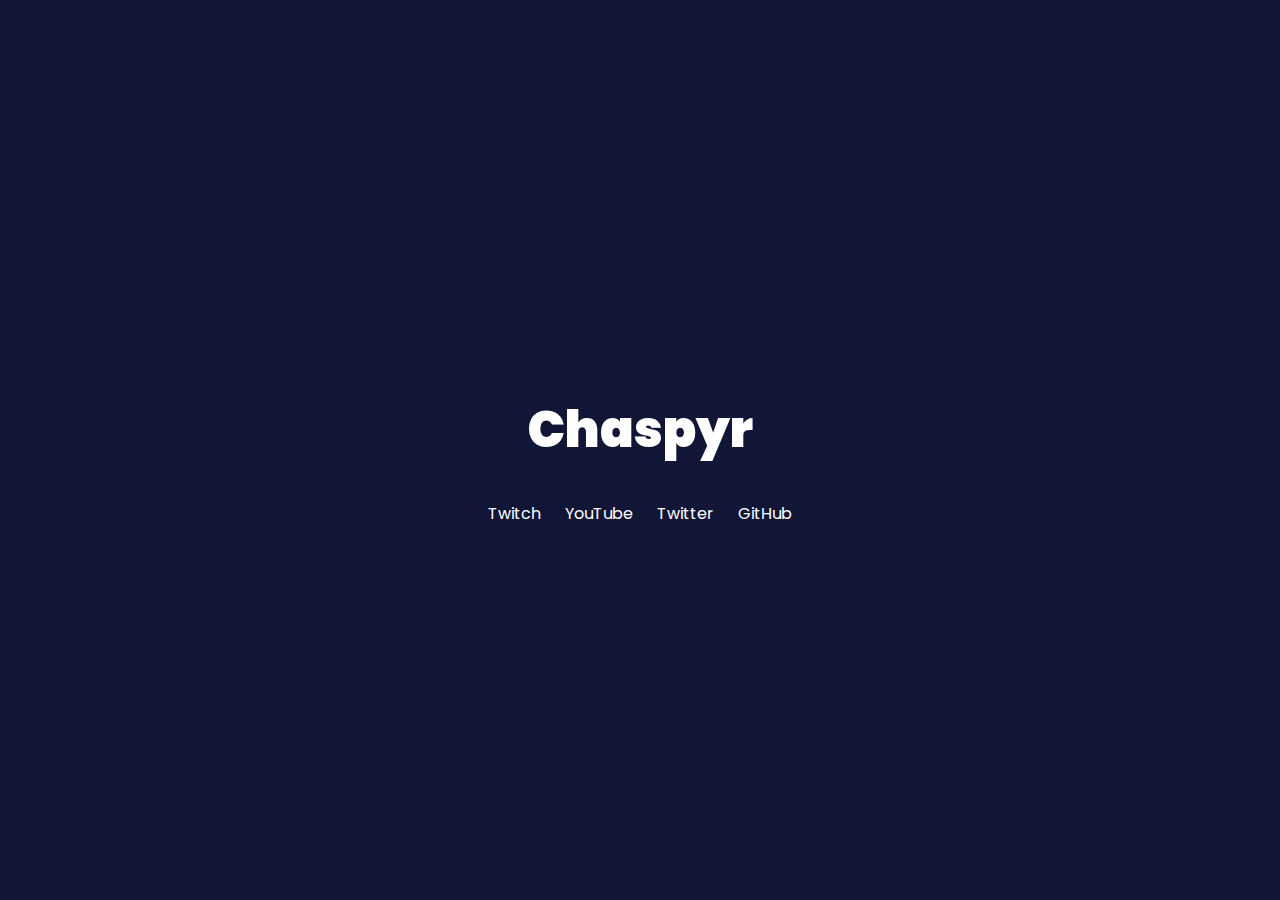
<file: index.html>
<!DOCTYPE html>
<html lang="en">
<head>
    <meta charset="UTF-8">
    <meta http-equiv="X-UA-Compatible" content="IE=edge">
    <meta name="viewport" content="width=device-width, initial-scale=1.0">
    <title>Chaspyr</title>
    <link rel="stylesheet" href="styles.css">
    <link rel="preconnect" href="https://fonts.googleapis.com">
    <link rel="preconnect" href="https://fonts.gstatic.com" crossorigin>
    <link href="https://fonts.googleapis.com/css2?family=Poppins:wght@400;900&display=swap" rel="stylesheet">
</head>
<body>
    <main>
        <h1>Chaspyr</h1>
        <ul>
            <li>
                <a href="https://twitch.tv/ChaspyrLive" target="_blank">Twitch</a>
            </li>
            <li>
                <a href="https://www.youtube.com/channel/UC_uJMCPqF9ik0kjbS-C1mww" target="_blank">YouTube</a>
            </li>
            <li>
                <a href="https://twitter.com/Chaspyrr" target="_blank">Twitter</a>
            </li>
            <li>
                <a href="https://github.com/Chaspyr/" target="_blank">GitHub</a>
            </li>
        </ul>
    </main>
</body>
</html>
</file>
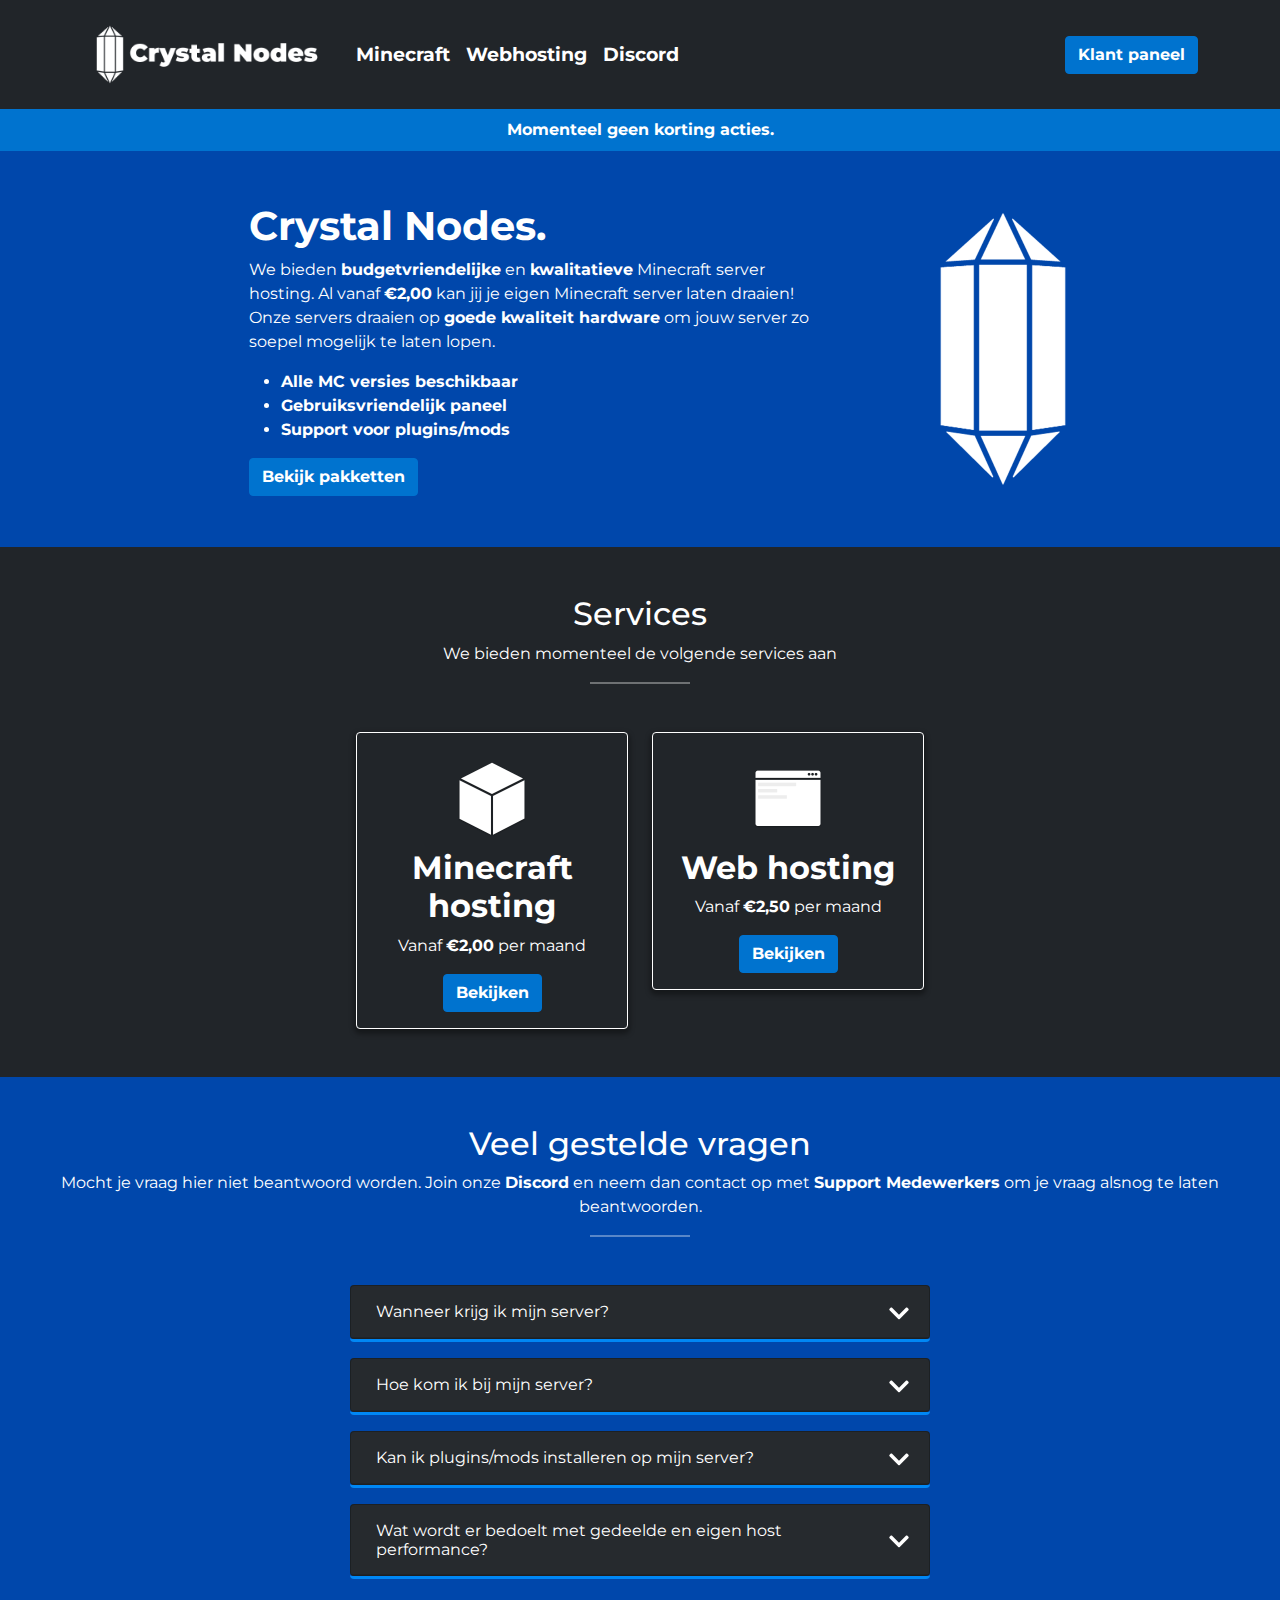
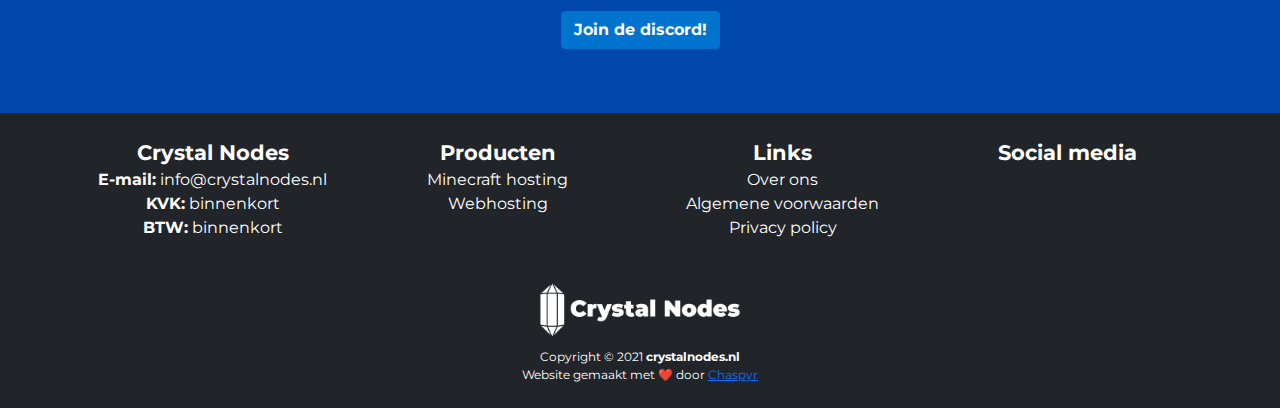
<file: hosting/index.html>
<!DOCTYPE html>
<html lang="en">
<head>
    <meta charset="UTF-8">
    <meta http-equiv="X-UA-Compatible" content="IE=edge">
    <meta name="viewport" content="width=device-width, initial-scale=1.0">
    <link rel="shortcut icon" type="image/png" href="images/favicon.png"/>
    <!-- SEO tags -->
    <title>Crystal Nodes | Goedkope Minecraft server hosting!</title>
    <meta name="description" content="We bieden budgetvriendelijke en kwalitatieve Minecraft server hosting. Al vanaf €2,00 kan jij je eigen Minecraft server laten draaien! Onze servers draaien op goede kwaliteit hardware om jouw server zo soepel mogelijk te laten lopen.">
    <meta property="og:type" content="website">
    <meta name="og:title" property="og:title" content="Crystal Nodes | Goedkope Minecraft server hosting!">
    <meta property="og:description" content="We bieden budgetvriendelijke en kwalitatieve Minecraft server hosting. Al vanaf €2,00 kan jij je eigen Minecraft server laten draaien! Onze servers draaien op goede kwaliteit hardware om jouw server zo soepel mogelijk te laten lopen.">
    <meta property="og:url" content="https://www.crystalnodes.nl">
    <meta property="og:image" content="images/logo.png">
    <meta name="robots" content="index, follow">
    <link rel="canonical" href="https://www.crystalnodes.nl">
    <!-- CSS tags -->
    <link rel="stylesheet" href="css/main.css">
    <link rel="stylesheet" href="css/bootstrap.min.css">
    <!-- Google Fonts -->
    <link rel="preconnect" href="https://fonts.googleapis.com">
    <link rel="preconnect" href="https://fonts.gstatic.com" crossorigin>
    <link href="https://fonts.googleapis.com/css2?family=Montserrat:ital,wght@0,100;0,200;0,300;0,400;0,500;0,600;0,700;0,800;0,900;1,100;1,200;1,300;1,400;1,500;1,600;1,700;1,800;1,900&display=swap" rel="stylesheet">
    <!-- Font Awesome -->
    <link rel="stylesheet" href="https://use.fontawesome.com/releases/v5.15.4/css/all.css" integrity="sha384-DyZ88mC6Up2uqS4h/KRgHuoeGwBcD4Ng9SiP4dIRy0EXTlnuz47vAwmeGwVChigm" crossorigin="anonymous">
</head>
<body>
    <nav class="navbar navbar-expand-lg navbar-dark bg-dark">
        <div class="container">
            <a class="navbar-brand" href="https://chaspyr.xyz/hosting">
                <img src="images/logo.png" alt="Crystal Nodes logo" width="250">
            </a>
            <button class="navbar-toggler" type="button" data-bs-toggle="collapse" data-bs-target="#navbarsExample07" aria-controls="navbarsExample07" aria-expanded="false" aria-label="Toggle navigation">
                <span class="navbar-toggler-icon"></span>
            </button>
            <div class="collapse navbar-collapse" id="navbarsExample07">
                <ul class="navbar-nav me-auto mb-2 mb-lg-0">
                    <li class="nav-item">
                        <a class="nav-link" href="minecraft">Minecraft</a>
                    </li>
                    <li class="nav-item">
                        <a class="nav-link" href="webhosting">Webhosting</a>
                    </li>
                    <li class="nav-item">
                        <a class="nav-link" href="http://discord.crystalnodes.nl/" target="_blank"><i class="fab fa-discord"></i> Discord</a>
                    </li>
                </ul>
                <a class="btn btn-primary" href="#" target="_blank" role="button">
                    <i class="fas fa-user"></i>
                    Klant paneel
                </a>
            </div>
        </div>
    </nav>
    <div class="container-fluid bg-trueblue text-white text-center p-1">
        <p class="korting"><strong>
            <i class="fas fa-exclamation"></i>
            Momenteel geen korting acties.
            <i class="fas fa-exclamation"></i>
        </strong></p>
    </div>
    <div class="container-fluid bg-cobalt text-white p-5">
        <div class="row justify-content-center align-items-center">
            <div class="col-lg-6">
                <h1><strong>Crystal Nodes.</strong></h1>
                <p>We bieden <strong>budgetvriendelijke</strong> en <strong>kwalitatieve</strong> Minecraft server hosting. Al vanaf <strong>€2,00</strong> kan jij je eigen Minecraft server laten draaien! Onze servers draaien op <strong>goede kwaliteit hardware</strong> om jouw server zo soepel mogelijk te laten lopen.</p>
                <ul>
                    <li><strong>Alle MC versies beschikbaar</strong></li>
                    <li><strong>Gebruiksvriendelijk paneel</strong></li>
                    <li><strong>Support voor plugins/mods</strong></li>
                </ul>
                <a class="btn btn-primary" href="#pakketten" role="button">Bekijk pakketten</a>
            </div>
            <div class="col-lg-2 desktop-only">
                <img class="hover-effect" src="images/favicon.png" alt="Banner image" width="300">
            </div>
        </div>
    </div>
    <div class="container-fluid bg-dark text-white text-center" id="pakketten">
        <div class="row pakketten pt-5 justify-content-center">
            <h2>Services</h2>
            <p>We bieden momenteel de volgende services aan</p>
            <div class="divider"></div>
        </div>
        <div class="row justify-content-center p-5">
            <div class="col-lg-3">
                <div class="card card-hover">
                    <div class="card-body">
                        <img class="icon" src="images/minecraft-hosting.png" alt="Minecraft hosting icon">
                        <h2><strong>Minecraft hosting</strong></h2>
                        <p class="card-text">Vanaf <strong>€2,00</strong> per maand</p>
                        <a href="minecraft" class="btn btn-primary">Bekijken</a>
                    </div>
                </div>
            </div>
            <div class="col-lg-3">
                <div class="card card-hover">
                    <div class="card-body">
                        <img class="icon" src="images/web-hosting.png" alt="Web hosting icon">
                        <h2><strong>Web hosting</strong></h2>
                        <p class="card-text">Vanaf <strong>€2,50</strong> per maand</p>
                        <a href="webhosting" class="btn btn-primary">Bekijken</a>
                    </div>
                </div>
            </div>
        </div>
    </div>
    <div class="container-fluid bg-cobalt text-white p-5" id="FAQ">
        <div class="row vragen pb-5 justify-content-center text-center">
            <h2>Veel gestelde vragen</h2>
            <p>Mocht je vraag hier niet beantwoord worden. Join onze <strong>Discord</strong> en neem dan contact op met <strong>Support Medewerkers</strong> om je vraag alsnog te laten beantwoorden.</p>
            <div class="divider"></div>
        </div>
        <div class="row justify-content-center">
            <div class="col-lg-6">
                <div class="accordion mb-3">
                    <div class="accordion-item bg-dark text-white">
                        <h2 class="accordion-header">
                            <button class="accordion-button text-white" type="button" data-bs-toggle="collapse" data-bs-target="#vraag1">
                                <i class="fas fa-question-circle"></i>
                                Wanneer krijg ik mijn server?
                            </button>
                        </h2>
                        <div id="vraag1" class="accordion-collapse collapse">
                            <div class="accordion-body">
                                Zo gauw je jouw betaling voltooid gaat het systeem aan de slag met het aanmaken van uw server. Dit kan enkele minuten duren. Wanneer alles voltooid is zal je een e-mail krijg met uw inloggegevens om bij de server te kunnen.
                            </div>
                        </div>
                    </div>
                </div>
                <div class="accordion mb-3">
                    <div class="accordion-item bg-dark text-white">
                        <h2 class="accordion-header">
                            <button class="accordion-button text-white" type="button" data-bs-toggle="collapse" data-bs-target="#vraag2">
                                <i class="fas fa-question-circle"></i>
                                Hoe kom ik bij mijn server?
                            </button>
                        </h2>
                        <div id="vraag2" class="accordion-collapse collapse">
                            <div class="accordion-body">
                                Als je een server hebt gekocht kan je naar <a href="#">panel.cobble.host</a> gaan. Wanneer je ingelogd bent zie je daar je server staan.
                            </div>
                        </div>
                    </div>
                </div>
                <div class="accordion mb-3">
                    <div class="accordion-item bg-dark text-white">
                        <h2 class="accordion-header">
                            <button class="accordion-button text-white" type="button" data-bs-toggle="collapse" data-bs-target="#vraag3">
                                <i class="fas fa-question-circle"></i>
                                Kan ik plugins/mods installeren op mijn server?
                            </button>
                        </h2>
                        <div id="vraag3" class="accordion-collapse collapse">
                            <div class="accordion-body">
                                Ja dit kan! Je kan doormiddel van het panel of SFTP bestanden uploaden in je server!
                            </div>
                        </div>
                    </div>
                </div>
                <div class="accordion mb-3">
                    <div class="accordion-item bg-dark text-white">
                        <h2 class="accordion-header">
                            <button class="accordion-button text-white" type="button" data-bs-toggle="collapse" data-bs-target="#vraag4">
                                <i class="fas fa-question-circle"></i>
                                Wat wordt er bedoelt met gedeelde en eigen host performance?
                            </button>
                        </h2>
                        <div id="vraag4" class="accordion-collapse collapse">
                            <div class="accordion-body">
                                <p>Gedeeld betekent dat jouw server samen draait met een aantal andere server onder een core. Je deelt de server performance met elkaar.</p>
                                <p>Vanaf hogere pakketten kom je in aanmerking om je server te laten draaien op een eigen stuk in de server. Je deelt dan geen performance met anderen.</p>
                            </div>
                        </div>
                    </div>
                </div>
            </div>
            <div class="row py-3">
                <div class="col text-center">
                    <a class="btn btn-primary" href="http://discord.crystalnodes.nl/" target="_blank" role="button">
                        <i class="fab fa-discord"></i>
                        Join de discord!
                    </a>
                </div>
            </div>
        </div>
    </div>
    <footer class="bg-dark text-white py-4">
        <div class="container">
            <div class="row justify-content-center text-center pb-3">
                <div class="col-lg-3">
                    <ul>
                        <li class="list-title"><strong>Crystal Nodes</strong></li>
                        <li><i class="fas fa-envelope"></i> <strong>E-mail:</strong> info@crystalnodes.nl</li>
                        <li><i class="fas fa-user-check"></i> <strong>KVK:</strong> binnenkort</li>
                        <li><i class="fas fa-percent"></i> <strong>BTW:</strong> binnenkort</li>
                    </ul>
                </div>
                <div class="col-lg-3">
                    <ul>
                        <li class="list-title"><strong>Producten</strong></li>
                        <li><a href="#">Minecraft hosting</a></li>
                        <li><a href="#">Webhosting</a></li>
                    </ul>
                </div>
                <div class="col-lg-3">
                    <ul>
                        <li class="list-title"><strong>Links</strong></li>
                        <li><a href="#">Over ons</a></li>
                        <li><a href="#">Algemene voorwaarden</a></li>
                        <li><a href="#">Privacy policy</a></li>
                    </ul>
                </div>
                <div class="col-lg-3">
                    <ul>
                        <li class="list-title"><strong>Social media</strong></li>
                        <li>
                            <a href="http://discord.crystalnodes.nl/" target="_blank"><i class="fab fa-discord"></i></a>
                            <a href="#" target="_blank"><i class="fab fa-twitter"></i></a>
                        </li>
                    </ul>
                </div>
            </div>
            <div class="row justify-content-center text-center">
                <img class="footer-logo" src="images/logo.png" alt="Crystal Nodes logo">
                <p class="m-0 copyright">Copyright &copy; 2021 <strong>crystalnodes.nl</strong></p>
                <p class="m-0 copyright">Website gemaakt met ❤️ door <a href="https://chaspyr.xyz" target="_blank">Chaspyr</a></p>
            </div>
        </div>
    </footer>
    <script src="js/bootstrap.bundle.min.js"></script>
    <script src="js/pakketten.js"></script>
    <script src="js/h1.js"></script>
</body>
</html>
</file>
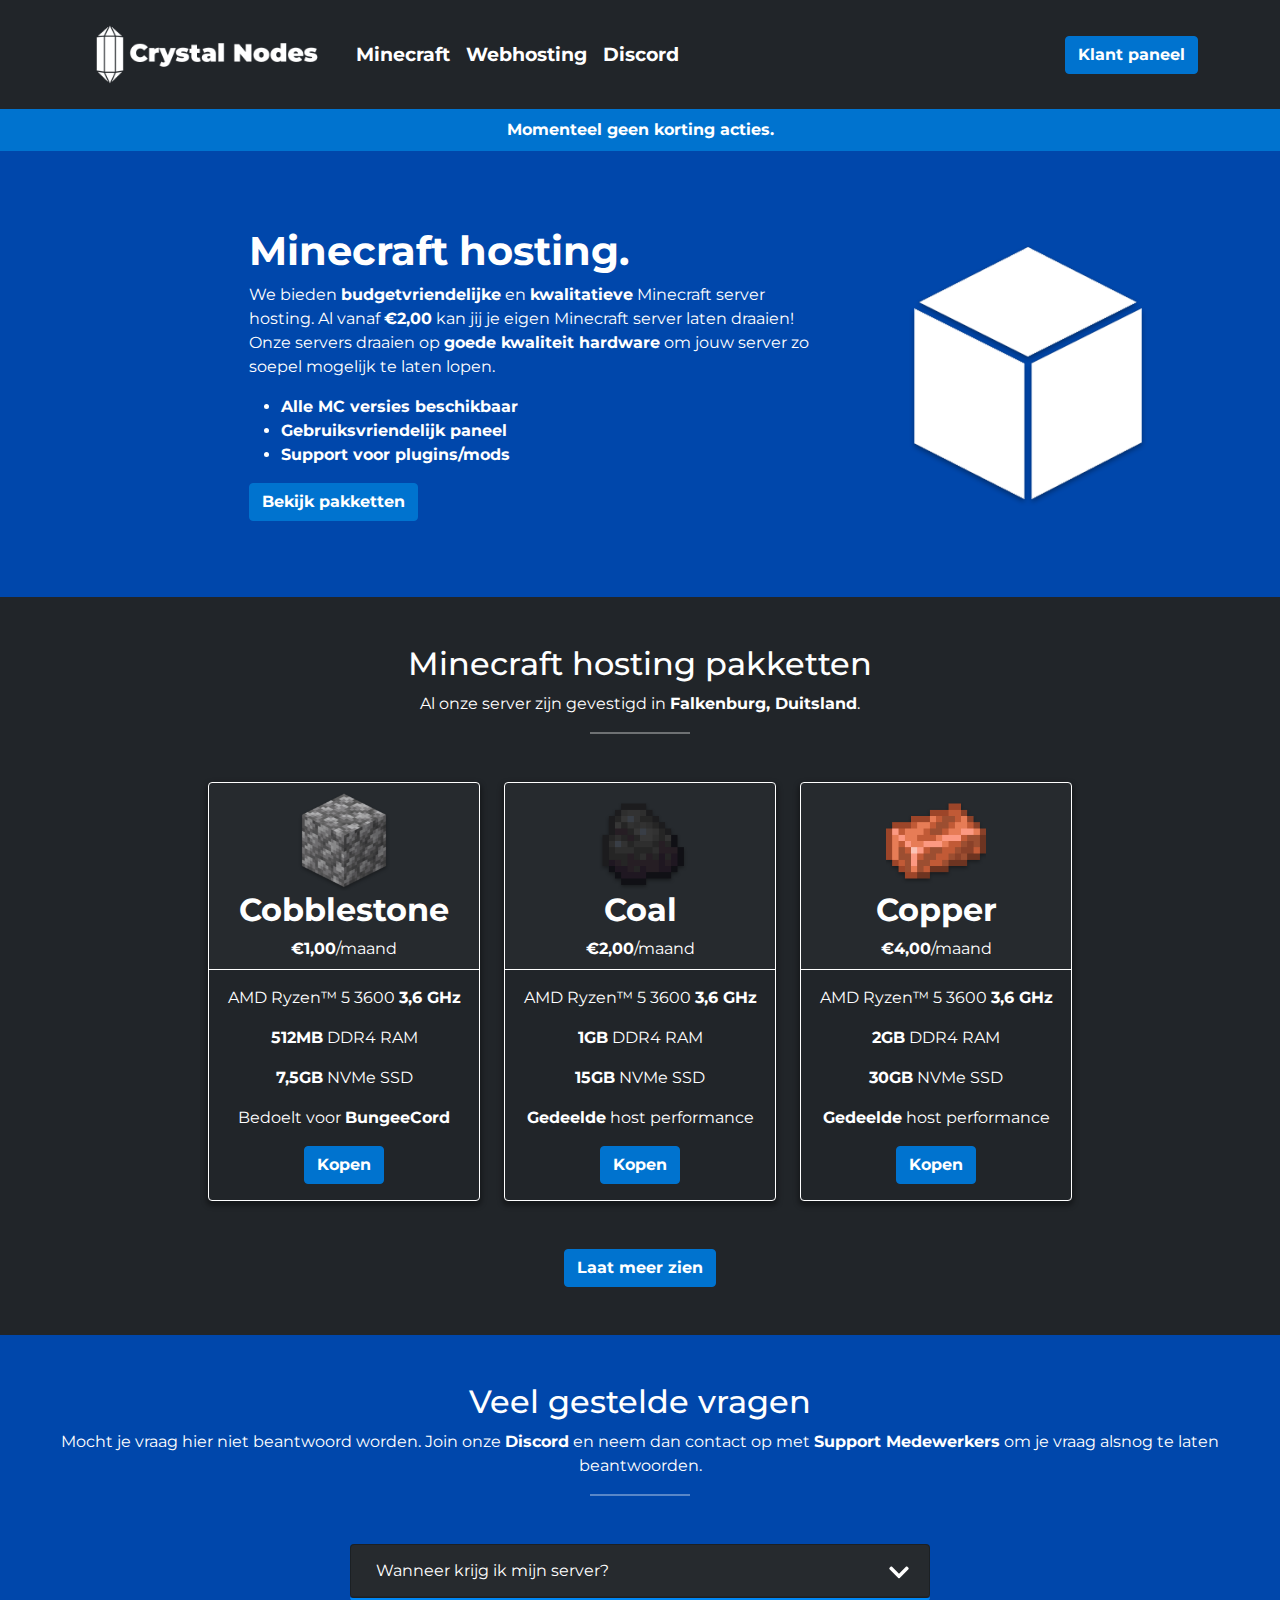
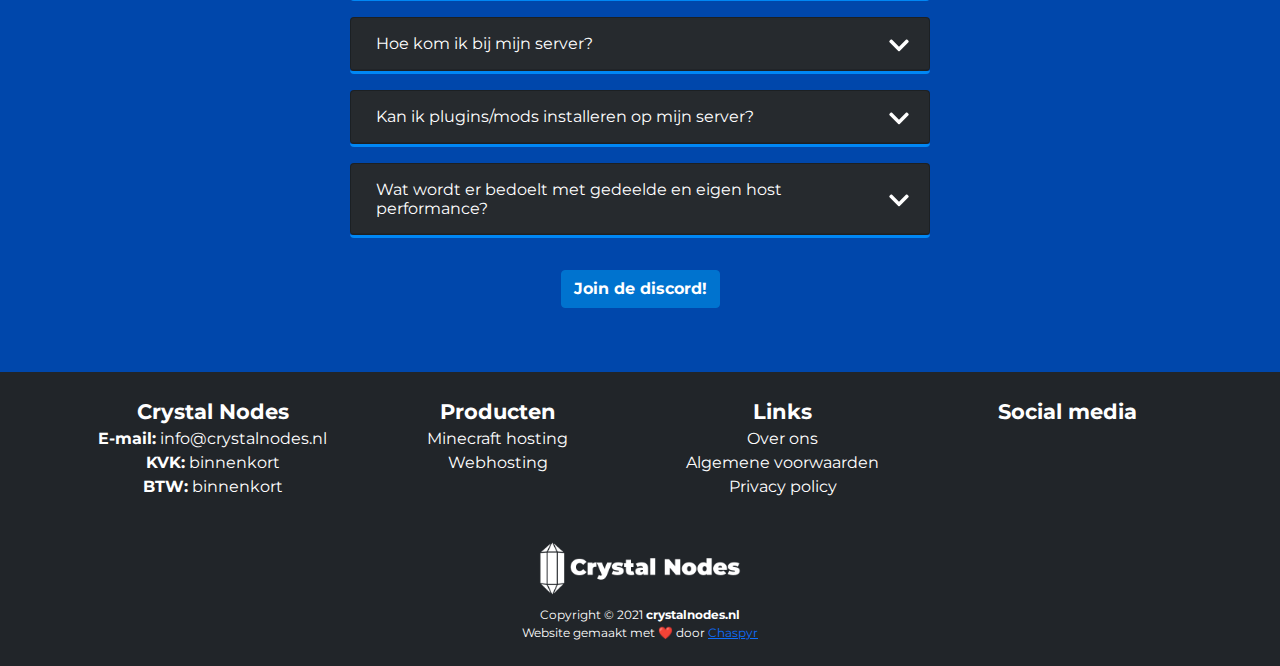
<file: hosting/minecraft.html>
<!DOCTYPE html>
<html lang="en">
<head>
    <meta charset="UTF-8">
    <meta http-equiv="X-UA-Compatible" content="IE=edge">
    <meta name="viewport" content="width=device-width, initial-scale=1.0">
    <link rel="shortcut icon" type="image/png" href="images/favicon.png"/>
    <!-- SEO tags -->
    <title>Crystal Nodes | Goedkope Minecraft server hosting!</title>
    <meta name="description" content="We bieden budgetvriendelijke en kwalitatieve Minecraft server hosting. Al vanaf €2,00 kan jij je eigen Minecraft server laten draaien! Onze servers draaien op goede kwaliteit hardware om jouw server zo soepel mogelijk te laten lopen.">
    <meta property="og:type" content="website">
    <meta name="og:title" property="og:title" content="Crystal Nodes | Minecraft server hosting">
    <meta property="og:description" content="We bieden budgetvriendelijke en kwalitatieve Minecraft server hosting. Al vanaf €2,00 kan jij je eigen Minecraft server laten draaien! Onze servers draaien op goede kwaliteit hardware om jouw server zo soepel mogelijk te laten lopen.">
    <meta property="og:url" content="https://www.crystalnodes.nl/minecraft">
    <meta property="og:image" content="images/logo.png">
    <meta name="robots" content="index, follow">
    <link rel="canonical" href="https://www.crystalnodes.nl/minecraft">
    <!-- CSS tags -->
    <link rel="stylesheet" href="css/main.css">
    <link rel="stylesheet" href="css/bootstrap.min.css">
    <!-- Google Fonts -->
    <link rel="preconnect" href="https://fonts.googleapis.com">
    <link rel="preconnect" href="https://fonts.gstatic.com" crossorigin>
    <link href="https://fonts.googleapis.com/css2?family=Montserrat:ital,wght@0,100;0,200;0,300;0,400;0,500;0,600;0,700;0,800;0,900;1,100;1,200;1,300;1,400;1,500;1,600;1,700;1,800;1,900&display=swap" rel="stylesheet">
    <!-- Font Awesome -->
    <link rel="stylesheet" href="https://use.fontawesome.com/releases/v5.15.4/css/all.css" integrity="sha384-DyZ88mC6Up2uqS4h/KRgHuoeGwBcD4Ng9SiP4dIRy0EXTlnuz47vAwmeGwVChigm" crossorigin="anonymous">
</head>
<body>
    <nav class="navbar navbar-expand-lg navbar-dark bg-dark">
        <div class="container">
            <a class="navbar-brand" href="https://chaspyr.xyz/hosting">
                <img src="images/logo.png" alt="Crystal Nodes logo" width="250">
            </a>
            <button class="navbar-toggler" type="button" data-bs-toggle="collapse" data-bs-target="#navbarsExample07" aria-controls="navbarsExample07" aria-expanded="false" aria-label="Toggle navigation">
                <span class="navbar-toggler-icon"></span>
            </button>
            <div class="collapse navbar-collapse" id="navbarsExample07">
                <ul class="navbar-nav me-auto mb-2 mb-lg-0">
                    <li class="nav-item">
                        <a class="nav-link" href="minecraft">Minecraft</a>
                    </li>
                    <li class="nav-item">
                        <a class="nav-link" href="webhosting">Webhosting</a>
                    </li>
                    <li class="nav-item">
                        <a class="nav-link" href="http://discord.crystalnodes.nl/" target="_blank"><i class="fab fa-discord"></i> Discord</a>
                    </li>
                </ul>
                <a class="btn btn-primary" href="#" target="_blank" role="button">
                    <i class="fas fa-user"></i>
                    Klant paneel
                </a>
            </div>
        </div>
    </nav>
    <div class="container-fluid bg-trueblue text-white text-center p-1">
        <p class="korting"><strong>
            <i class="fas fa-exclamation"></i>
            Momenteel geen korting acties.
            <i class="fas fa-exclamation"></i>
        </strong></p>
    </div>
    <div class="container-fluid bg-cobalt text-white p-5">
        <div class="row justify-content-center align-items-center">
            <div class="col-lg-6">
                <h1><strong>Minecraft hosting.</strong></h1>
                <p>We bieden <strong>budgetvriendelijke</strong> en <strong>kwalitatieve</strong> Minecraft server hosting. Al vanaf <strong>€2,00</strong> kan jij je eigen Minecraft server laten draaien! Onze servers draaien op <strong>goede kwaliteit hardware</strong> om jouw server zo soepel mogelijk te laten lopen.</p>
                <ul>
                    <li><strong>Alle MC versies beschikbaar</strong></li>
                    <li><strong>Gebruiksvriendelijk paneel</strong></li>
                    <li><strong>Support voor plugins/mods</strong></li>
                </ul>
                <a class="btn btn-primary" href="#pakketten" role="button">Bekijk pakketten</a>
            </div>
            <div class="col-lg-2 desktop-only">
                <img class="hover-effect" src="images/minecraft-hosting.png" alt="Minecraft hosting icon" width="350">
            </div>
        </div>
    </div>
    <div class="container-fluid bg-dark text-white text-center" id="pakketten">
        <div class="row pakketten pt-5 justify-content-center">
            <h2>Minecraft hosting pakketten</h2>
            <p>Al onze server zijn gevestigd in <strong>Falkenburg, Duitsland</strong>.</p>
            <div class="divider"></div>
        </div>
        <div class="row justify-content-center p-5">
            <div class="col-lg-3">
                <div class="card card-hover">
                    <div class="card-header">
                        <img class="icon" src="images/icons/cobblestone.png" alt="Cobblestone icon">
                        <h2><strong>Cobblestone</strong></h2>
                        <p><strong>€1,00</strong>/maand</p>
                    </div>
                    <div class="card-body">
                        <p class="card-text">AMD Ryzen™ 5 3600 <strong>3,6 GHz</strong></p>
                        <p class="card-text"><strong>512MB</strong> DDR4 RAM</p>
                        <p class="card-text"><strong>7,5GB</strong> NVMe SSD</p>
                        <p class="card-text">Bedoelt voor <strong>BungeeCord</strong></p>
                        <a href="#" class="btn btn-primary">
                            <i class="fas fa-shopping-cart"></i>
                            Kopen
                        </a>
                    </div>
                </div>
            </div>
            <div class="col-lg-3">
                <div class="card card-hover">
                    <div class="card-header">
                        <img class="icon" src="images/icons/coal.png" alt="Coal icon">
                        <h2><strong>Coal</strong></h2>
                        <p><strong>€2,00</strong>/maand</p>
                    </div>
                    <div class="card-body">
                        <p class="card-text">AMD Ryzen™ 5 3600 <strong>3,6 GHz</strong></p>
                        <p class="card-text"><strong>1GB</strong> DDR4 RAM</p>
                        <p class="card-text"><strong>15GB</strong> NVMe SSD</p>
                        <p class="card-text"><strong>Gedeelde</strong> host performance</p>
                        <a href="#" class="btn btn-primary">
                            <i class="fas fa-shopping-cart"></i>
                            Kopen
                        </a>
                    </div>
                </div>
            </div>
            <div class="col-lg-3">
                <div class="card card-hover">
                    <div class="card-header">
                        <img class="icon" src="images/icons/copper.png" alt="Copper icon">
                        <h2><strong>Copper</strong></h2>
                        <p><strong>€4,00</strong>/maand</p>
                    </div>
                    <div class="card-body">
                        <p class="card-text">AMD Ryzen™ 5 3600 <strong>3,6 GHz</strong></p>
                        <p class="card-text"><strong>2GB</strong> DDR4 RAM</p>
                        <p class="card-text"><strong>30GB</strong> NVMe SSD</p>
                        <p class="card-text"><strong>Gedeelde</strong> host performance</p>
                        <a href="#" class="btn btn-primary">
                            <i class="fas fa-shopping-cart"></i>
                            Kopen
                        </a>
                    </div>
                </div>
            </div>
        </div>
        <div class="row justify-content-center p-5 hidden" id="pakketten1">
            <div class="col-lg-3">
                <div class="card card-hover">
                    <div class="card-header">
                        <img class="icon" src="images/icons/iron.png" alt="Iron icon">
                        <h2><strong>Iron</strong></h2>
                        <p><strong>€6,00</strong>/maand</p>
                    </div>
                    <div class="card-body">
                        <p class="card-text">AMD Ryzen™ 5 3600 <strong>3,6 GHz</strong></p>
                        <p class="card-text"><strong>3GB</strong> DDR4 RAM</p>
                        <p class="card-text"><strong>45GB</strong> NVMe SSD</p>
                        <p class="card-text"><strong>Gedeelde</strong> host performance</p>
                        <a href="#" class="btn btn-primary">
                            <i class="fas fa-shopping-cart"></i>
                            Kopen
                        </a>
                    </div>
                </div>
            </div>
            <div class="col-lg-3">
                <div class="card card-hover">
                    <div class="card-header">
                        <div class="extra-tekst">
                            <p><strong>Meest populair!</strong></p>
                        </div>
                        <img class="icon" src="images/icons/gold.png" alt="Gold icon">
                        <h2><strong>Gold</strong></h2>
                        <p><strong>€8,00</strong>/maand</p>
                    </div>
                    <div class="card-body">
                        <p class="card-text">AMD Ryzen™ 5 3600 <strong>3,6 GHz</strong></p>
                        <p class="card-text"><strong>4GB</strong> DDR4 RAM</p>
                        <p class="card-text"><strong>60GB</strong> NVMe SSD</p>
                        <p class="card-text"><strong>Gedeelde</strong> host performance</p>
                        <a href="#" class="btn btn-primary">
                            <i class="fas fa-shopping-cart"></i>
                            Kopen
                        </a>
                    </div>
                </div>
            </div>
            <div class="col-lg-3">
                <div class="card card-hover">
                    <div class="card-header">
                        <img class="icon" src="images/icons/redstone.png" alt="Redstone icon">
                        <h2><strong>Redstone</strong></h2>
                        <p><strong>€10,00</strong>/maand</p>
                    </div>
                    <div class="card-body">
                        <p class="card-text">AMD Ryzen™ 5 3600 <strong>3,6 GHz</strong></p>
                        <p class="card-text"><strong>5GB</strong> DDR4 RAM</p>
                        <p class="card-text"><strong>75GB</strong> NVMe SSD</p>
                        <p class="card-text"><strong>Gedeelde</strong> host performance</p>
                        <a href="#" class="btn btn-primary">
                            <i class="fas fa-shopping-cart"></i>
                            Kopen
                        </a>
                    </div>
                </div>
            </div>
        </div>
        <div class="row justify-content-center p-5 hidden" id="pakketten2">
            <div class="col-lg-3">
                <div class="card card-hover">
                    <div class="card-header">
                        <img class="icon" src="images/icons/lapis.png" alt="Lapis icon">
                        <h2><strong>Lapis</strong></h2>
                        <p><strong>€12,00</strong>/maand</p>
                    </div>
                    <div class="card-body">
                        <p class="card-text">AMD Ryzen™ 5 3600 <strong>3,6 GHz</strong></p>
                        <p class="card-text"><strong>6GB</strong> DDR4 RAM</p>
                        <p class="card-text"><strong>90GB</strong> NVMe SSD</p>
                        <p class="card-text"><strong>Gedeelde</strong> host performance</p>
                        <a href="#" class="btn btn-primary">
                            <i class="fas fa-shopping-cart"></i>
                            Kopen
                        </a>
                    </div>
                </div>
            </div>
            <div class="col-lg-3">
                <div class="card card-hover">
                    <div class="card-header">
                        <img class="icon" src="images/icons/emerald.png" alt="Emerald icon">
                        <h2><strong>Emerald</strong></h2>
                        <p><strong>€14,00</strong>/maand</p>
                    </div>
                    <div class="card-body">
                        <p class="card-text">AMD Ryzen™ 5 3600 <strong>3,6 GHz</strong></p>
                        <p class="card-text"><strong>7GB</strong> DDR4 RAM</p>
                        <p class="card-text"><strong>105GB</strong> NVMe SSD</p>
                        <p class="card-text"><strong>Gedeelde</strong> host performance</p>
                        <a href="#" class="btn btn-primary">
                            <i class="fas fa-shopping-cart"></i>
                            Kopen
                        </a>
                    </div>
                </div>
            </div>
            <div class="col-lg-3">
                <div class="card card-hover">
                    <div class="card-header">
                        <img class="icon" src="images/icons/diamond.png" alt="Diamond icon">
                        <h2><strong>Diamond</strong></h2>
                        <p><strong>€16,00</strong>/maand</p>
                    </div>
                    <div class="card-body">
                        <p class="card-text">AMD Ryzen™ 5 3600 <strong>3,6 GHz</strong></p>
                        <p class="card-text"><strong>8GB</strong> DDR4 RAM</p>
                        <p class="card-text"><strong>120GB</strong> NVMe SSD</p>
                        <p class="card-text"><strong>Gedeelde</strong> host performance</p>
                        <a href="#" class="btn btn-primary">
                            <i class="fas fa-shopping-cart"></i>
                            Kopen
                        </a>
                    </div>
                </div>
            </div>
        </div>
        <div class="row justify-content-center p-5 hidden" id="pakketten3">
            <div class="col-lg-3">
                <div class="card card-hover card-gold">
                    <div class="card-header card-header-gold">
                        <img class="icon" src="images/icons/netherite.png" alt="Netherite icon">
                        <h2><strong>Netherite</strong></h2>
                        <p><strong>€22,00</strong>/maand</p>
                    </div>
                    <div class="card-body">
                        <p class="card-text">AMD Ryzen™ 5 3600 <strong>3,6 GHz</strong></p>
                        <p class="card-text"><strong>12GB</strong> DDR4 RAM</p>
                        <p class="card-text"><strong>180GB</strong> NVMe SSD</p>
                        <p class="card-text"><strong>Eigen</strong> host performance</p>
                        <a href="#" class="btn btn-primary">
                            <i class="fas fa-shopping-cart"></i>
                            Kopen
                        </a>
                    </div>
                </div>
            </div>
            <div class="col-lg-3">
                <div class="card card-hover card-gold">
                    <div class="card-header card-header-gold">
                        <img class="icon" src="images/icons/obsidian.png" alt="Obsidian icon">
                        <h2><strong>Obsidian</strong></h2>
                        <p><strong>€28,00</strong>/maand</p>
                    </div>
                    <div class="card-body">
                        <p class="card-text">AMD Ryzen™ 5 3600 <strong>3,6 GHz</strong></p>
                        <p class="card-text"><strong>16GB</strong> DDR4 RAM</p>
                        <p class="card-text"><strong>240GB</strong> NVMe SSD</p>
                        <p class="card-text"><strong>Eigen</strong> host performance</p>
                        <a href="#" class="btn btn-primary">
                            <i class="fas fa-shopping-cart"></i>
                            Kopen
                        </a>
                    </div>
                </div>
            </div>
            <div class="col-lg-3">
                <div class="card card-hover card-gold">
                    <div class="card-header card-header-gold">
                        <div class="extra-tekst">
                            <p><strong>Beste voor je prijs!</strong></p>
                        </div>
                        <img class="icon" src="images/icons/bedrock.png" alt="Bedrock icon">
                        <h2><strong>Bedrock</strong></h2>
                        <p><strong>€56,00</strong>/maand</p>
                    </div>
                    <div class="card-body">
                        <p class="card-text">AMD Ryzen™ 5 3600 <strong>3,6 GHz</strong></p>
                        <p class="card-text"><strong>32GB</strong> DDR4 RAM</p>
                        <p class="card-text"><strong>480GB</strong> NVMe SSD</p>
                        <p class="card-text"><strong>Eigen</strong> host performance</p>
                        <a href="#" class="btn btn-primary">
                            <i class="fas fa-shopping-cart"></i>
                            Kopen
                        </a>
                    </div>
                </div>
            </div>
        </div>
        <div class="row pakketten pb-5">
            <div class="col">
                <button type="button" class="btn btn-primary" id="pakkettenBtn">Laat meer zien</button>
            </div>
        </div>
    </div>
    <div class="container-fluid bg-cobalt text-white p-5" id="FAQ">
        <div class="row vragen pb-5 justify-content-center text-center">
            <h2>Veel gestelde vragen</h2>
            <p>Mocht je vraag hier niet beantwoord worden. Join onze <strong>Discord</strong> en neem dan contact op met <strong>Support Medewerkers</strong> om je vraag alsnog te laten beantwoorden.</p>
            <div class="divider"></div>
        </div>
        <div class="row justify-content-center">
            <div class="col-lg-6">
                <div class="accordion mb-3">
                    <div class="accordion-item bg-dark text-white">
                        <h2 class="accordion-header">
                            <button class="accordion-button text-white" type="button" data-bs-toggle="collapse" data-bs-target="#vraag1">
                                <i class="fas fa-question-circle"></i>
                                Wanneer krijg ik mijn server?
                            </button>
                        </h2>
                        <div id="vraag1" class="accordion-collapse collapse">
                            <div class="accordion-body">
                                Zo gauw je jouw betaling voltooid gaat het systeem aan de slag met het aanmaken van uw server. Dit kan enkele minuten duren. Wanneer alles voltooid is zal je een e-mail krijg met uw inloggegevens om bij de server te kunnen.
                            </div>
                        </div>
                    </div>
                </div>
                <div class="accordion mb-3">
                    <div class="accordion-item bg-dark text-white">
                        <h2 class="accordion-header">
                            <button class="accordion-button text-white" type="button" data-bs-toggle="collapse" data-bs-target="#vraag2">
                                <i class="fas fa-question-circle"></i>
                                Hoe kom ik bij mijn server?
                            </button>
                        </h2>
                        <div id="vraag2" class="accordion-collapse collapse">
                            <div class="accordion-body">
                                Als je een server hebt gekocht kan je naar <a href="#">panel.cobble.host</a> gaan. Wanneer je ingelogd bent zie je daar je server staan.
                            </div>
                        </div>
                    </div>
                </div>
                <div class="accordion mb-3">
                    <div class="accordion-item bg-dark text-white">
                        <h2 class="accordion-header">
                            <button class="accordion-button text-white" type="button" data-bs-toggle="collapse" data-bs-target="#vraag3">
                                <i class="fas fa-question-circle"></i>
                                Kan ik plugins/mods installeren op mijn server?
                            </button>
                        </h2>
                        <div id="vraag3" class="accordion-collapse collapse">
                            <div class="accordion-body">
                                Ja dit kan! Je kan doormiddel van het panel of SFTP bestanden uploaden in je server!
                            </div>
                        </div>
                    </div>
                </div>
                <div class="accordion mb-3">
                    <div class="accordion-item bg-dark text-white">
                        <h2 class="accordion-header">
                            <button class="accordion-button text-white" type="button" data-bs-toggle="collapse" data-bs-target="#vraag4">
                                <i class="fas fa-question-circle"></i>
                                Wat wordt er bedoelt met gedeelde en eigen host performance?
                            </button>
                        </h2>
                        <div id="vraag4" class="accordion-collapse collapse">
                            <div class="accordion-body">
                                <p>Gedeeld betekent dat jouw server samen draait met een aantal andere server onder een core. Je deelt de server performance met elkaar.</p>
                                <p>Vanaf hogere pakketten kom je in aanmerking om je server te laten draaien op een eigen stuk in de server. Je deelt dan geen performance met anderen.</p>
                            </div>
                        </div>
                    </div>
                </div>
            </div>
            <div class="row py-3">
                <div class="col text-center">
                    <a class="btn btn-primary" href="http://discord.crystalnodes.nl/" target="_blank" role="button">
                        <i class="fab fa-discord"></i>
                        Join de discord!
                    </a>
                </div>
            </div>
        </div>
    </div>
    <footer class="bg-dark text-white py-4">
        <div class="container">
            <div class="row justify-content-center text-center pb-3">
                <div class="col-lg-3">
                    <ul>
                        <li class="list-title"><strong>Crystal Nodes</strong></li>
                        <li><i class="fas fa-envelope"></i> <strong>E-mail:</strong> info@crystalnodes.nl</li>
                        <li><i class="fas fa-user-check"></i> <strong>KVK:</strong> binnenkort</li>
                        <li><i class="fas fa-percent"></i> <strong>BTW:</strong> binnenkort</li>
                    </ul>
                </div>
                <div class="col-lg-3">
                    <ul>
                        <li class="list-title"><strong>Producten</strong></li>
                        <li><a href="#">Minecraft hosting</a></li>
                        <li><a href="#">Webhosting</a></li>
                    </ul>
                </div>
                <div class="col-lg-3">
                    <ul>
                        <li class="list-title"><strong>Links</strong></li>
                        <li><a href="#">Over ons</a></li>
                        <li><a href="#">Algemene voorwaarden</a></li>
                        <li><a href="#">Privacy policy</a></li>
                    </ul>
                </div>
                <div class="col-lg-3">
                    <ul>
                        <li class="list-title"><strong>Social media</strong></li>
                        <li>
                            <a href="http://discord.crystalnodes.nl/" target="_blank"><i class="fab fa-discord"></i></a>
                            <a href="#" target="_blank"><i class="fab fa-twitter"></i></a>
                        </li>
                    </ul>
                </div>
            </div>
            <div class="row justify-content-center text-center">
                <img class="footer-logo" src="images/logo.png" alt="Crystal Nodes logo">
                <p class="m-0 copyright">Copyright &copy; 2021 <strong>crystalnodes.nl</strong></p>
                <p class="m-0 copyright">Website gemaakt met ❤️ door <a href="https://chaspyr.xyz" target="_blank">Chaspyr</a></p>
            </div>
        </div>
    </footer>
    <script src="js/bootstrap.bundle.min.js"></script>
    <script src="js/pakketten.js"></script>
    <script src="js/h1.js"></script>
</body>
</html>
</file>
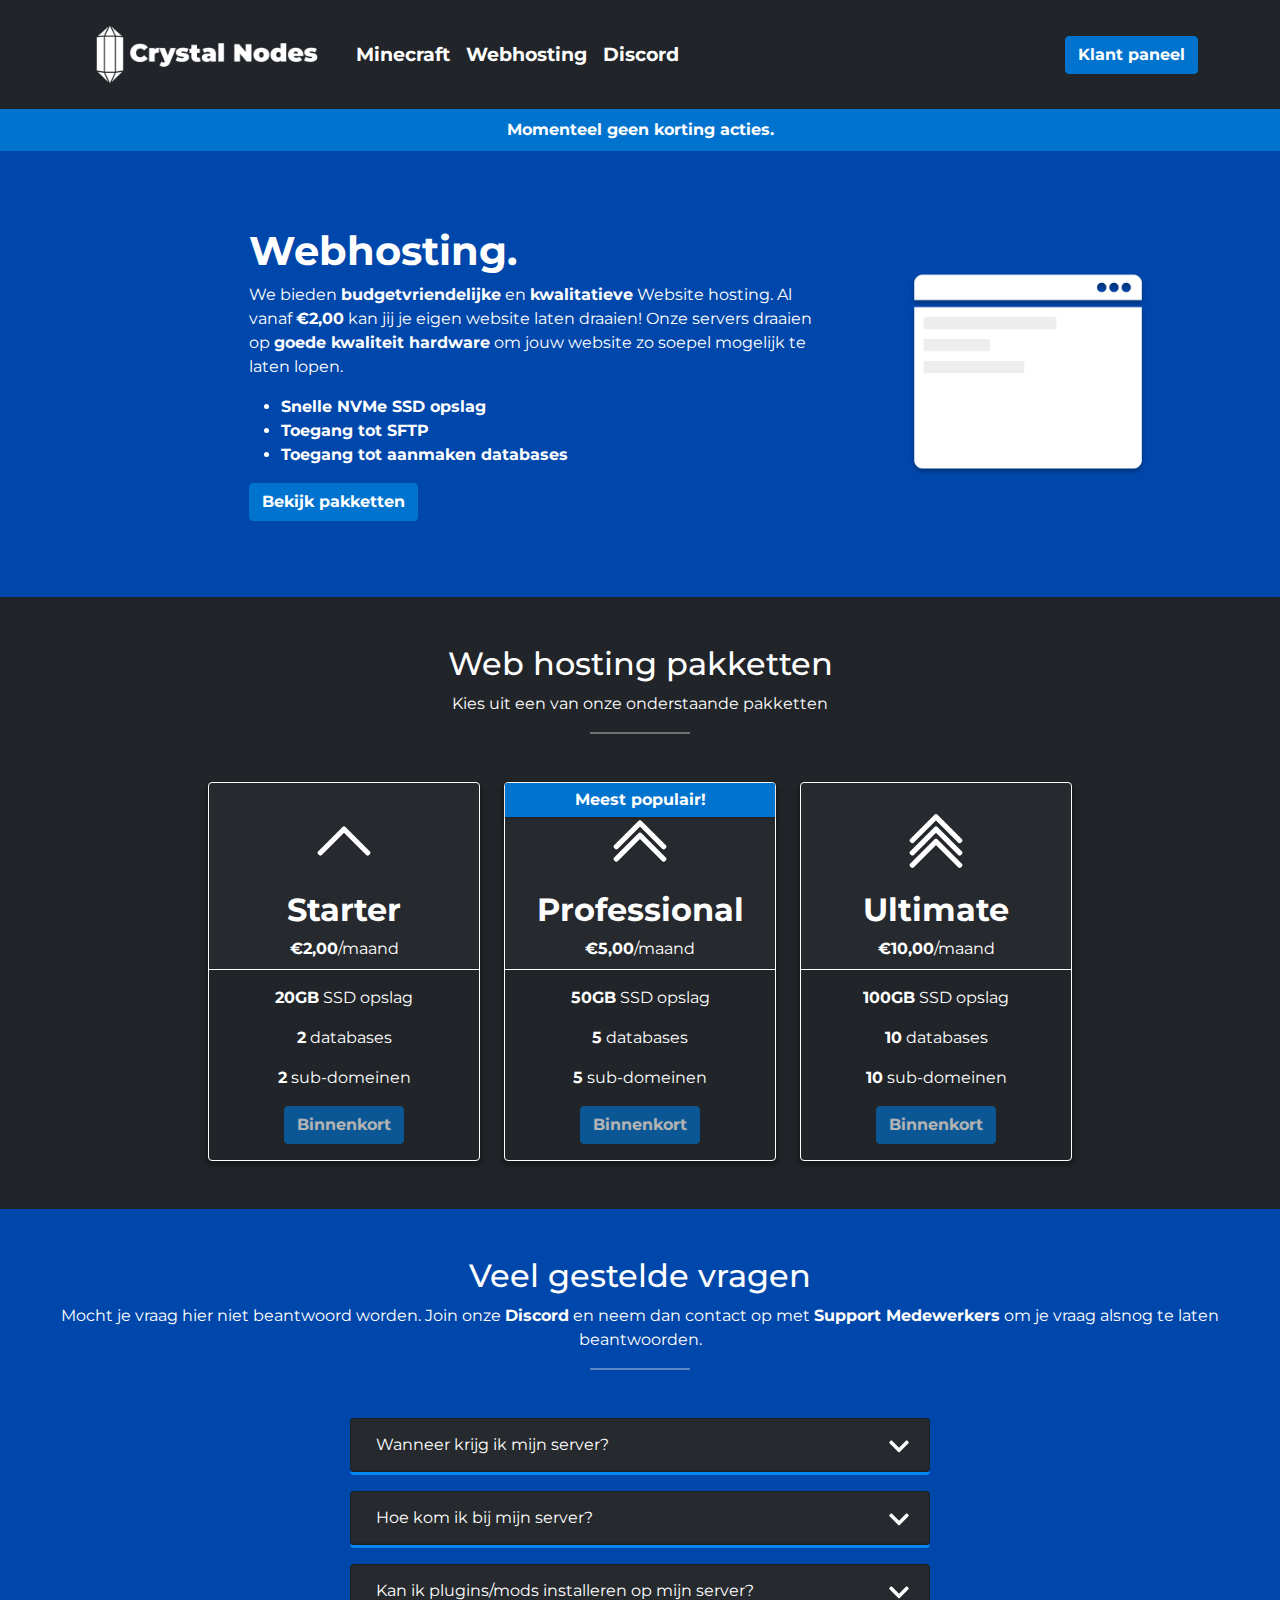
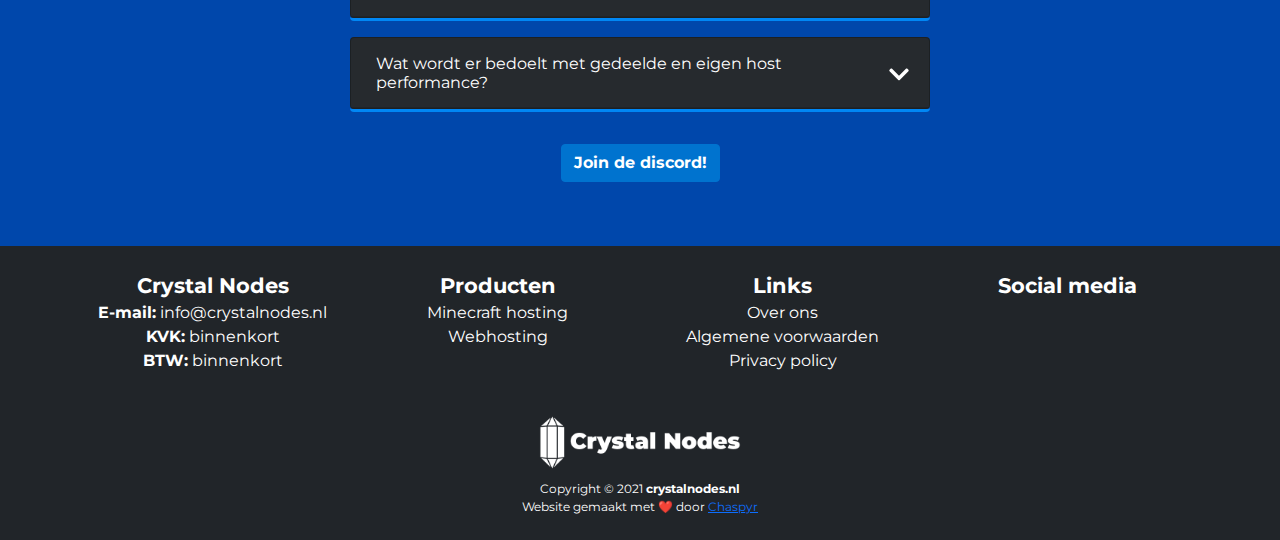
<file: hosting/webhosting.html>
<!DOCTYPE html>
<html lang="en">
<head>
    <meta charset="UTF-8">
    <meta http-equiv="X-UA-Compatible" content="IE=edge">
    <meta name="viewport" content="width=device-width, initial-scale=1.0">
    <link rel="shortcut icon" type="image/png" href="images/favicon.png"/>
    <!-- SEO tags -->
    <title>Crystal Nodes | Goedkope Minecraft server hosting!</title>
    <meta name="description" content="We bieden budgetvriendelijke en kwalitatieve Minecraft server hosting. Al vanaf €2,00 kan jij je eigen Minecraft server laten draaien! Onze servers draaien op goede kwaliteit hardware om jouw server zo soepel mogelijk te laten lopen.">
    <meta property="og:type" content="website">
    <meta name="og:title" property="og:title" content="Crystal Nodes | Website hosting">
    <meta property="og:description" content="We bieden budgetvriendelijke en kwalitatieve Minecraft server hosting. Al vanaf €2,00 kan jij je eigen Minecraft server laten draaien! Onze servers draaien op goede kwaliteit hardware om jouw server zo soepel mogelijk te laten lopen.">
    <meta property="og:url" content="https://www.crystalnodes.nl/webhosting">
    <meta property="og:image" content="images/logo.png">
    <meta name="robots" content="index, follow">
    <link rel="canonical" href="https://www.crystalnodes.nl/webhosting">
    <!-- CSS tags -->
    <link rel="stylesheet" href="css/main.css">
    <link rel="stylesheet" href="css/bootstrap.min.css">
    <!-- Google Fonts -->
    <link rel="preconnect" href="https://fonts.googleapis.com">
    <link rel="preconnect" href="https://fonts.gstatic.com" crossorigin>
    <link href="https://fonts.googleapis.com/css2?family=Montserrat:ital,wght@0,100;0,200;0,300;0,400;0,500;0,600;0,700;0,800;0,900;1,100;1,200;1,300;1,400;1,500;1,600;1,700;1,800;1,900&display=swap" rel="stylesheet">
    <!-- Font Awesome -->
    <link rel="stylesheet" href="https://use.fontawesome.com/releases/v5.15.4/css/all.css" integrity="sha384-DyZ88mC6Up2uqS4h/KRgHuoeGwBcD4Ng9SiP4dIRy0EXTlnuz47vAwmeGwVChigm" crossorigin="anonymous">
</head>
<body>
    <nav class="navbar navbar-expand-lg navbar-dark bg-dark">
        <div class="container">
            <a class="navbar-brand" href="https://chaspyr.xyz/hosting">
                <img src="images/logo.png" alt="Crystal Nodes logo" width="250">
            </a>
            <button class="navbar-toggler" type="button" data-bs-toggle="collapse" data-bs-target="#navbarsExample07" aria-controls="navbarsExample07" aria-expanded="false" aria-label="Toggle navigation">
                <span class="navbar-toggler-icon"></span>
            </button>
            <div class="collapse navbar-collapse" id="navbarsExample07">
                <ul class="navbar-nav me-auto mb-2 mb-lg-0">
                    <li class="nav-item">
                        <a class="nav-link" href="minecraft">Minecraft</a>
                    </li>
                    <li class="nav-item">
                        <a class="nav-link" href="webhosting">Webhosting</a>
                    </li>
                    <li class="nav-item">
                        <a class="nav-link" href="http://discord.crystalnodes.nl/" target="_blank"><i class="fab fa-discord"></i> Discord</a>
                    </li>
                </ul>
                <a class="btn btn-primary" href="#" target="_blank" role="button">
                    <i class="fas fa-user"></i>
                    Klant paneel
                </a>
            </div>
        </div>
    </nav>
    <div class="container-fluid bg-trueblue text-white text-center p-1">
        <p class="korting"><strong>
            <i class="fas fa-exclamation"></i>
            Momenteel geen korting acties.
            <i class="fas fa-exclamation"></i>
        </strong></p>
    </div>
    <div class="container-fluid bg-cobalt text-white p-5">
        <div class="row justify-content-center align-items-center">
            <div class="col-lg-6">
                <h1><strong>Webhosting.</strong></h1>
                <p>We bieden <strong>budgetvriendelijke</strong> en <strong>kwalitatieve</strong> Website hosting. Al vanaf <strong>€2,00</strong> kan jij je eigen website laten draaien! Onze servers draaien op <strong>goede kwaliteit hardware</strong> om jouw website zo soepel mogelijk te laten lopen.</p>
                <ul>
                    <li><strong>Snelle NVMe SSD opslag</strong></li>
                    <li><strong>Toegang tot SFTP</strong></li>
                    <li><strong>Toegang tot aanmaken databases</strong></li>
                </ul>
                <a class="btn btn-primary" href="#pakketten" role="button">Bekijk pakketten</a>
            </div>
            <div class="col-lg-2 desktop-only">
                <img class="hover-effect" src="images/web-hosting.png" alt="Web hosting icon" width="350">
            </div>
        </div>
    </div>
    <div class="container-fluid bg-dark text-white text-center" id="pakketten">
        <div class="row pakketten pt-5 justify-content-center">
            <h2>Web hosting pakketten</h2>
            <p>Kies uit een van onze onderstaande pakketten</p>
            <div class="divider"></div>
        </div>
        <div class="row justify-content-center p-5">
            <div class="col-lg-3">
                <div class="card card-hover">
                    <div class="card-header">
                        <img class="icon" src="images/icons/starter.png" alt="Starter icon">
                        <h2><strong>Starter</strong></h2>
                        <p><strong>€2,00</strong>/maand</p>
                    </div>
                    <div class="card-body">
                        <p class="card-text"><strong>20GB</strong> SSD opslag</p>
                        <p class="card-text"><strong>2</strong> databases</p>
                        <p class="card-text"><strong>2</strong> sub-domeinen</p>
                        <a href="#" class="btn btn-primary disabled">
                            <i class="fas fa-exclamation"></i>
                            Binnenkort
                        </a>
                    </div>
                </div>
            </div>
            <div class="col-lg-3">
                <div class="card card-hover">
                    <div class="card-header">
                        <div class="extra-tekst">
                            <p><strong>Meest populair!</strong></p>
                        </div>
                        <img class="icon" src="images/icons/professional.png" alt="Professional icon">
                        <h2><strong>Professional</strong></h2>
                        <p><strong>€5,00</strong>/maand</p>
                    </div>
                    <div class="card-body">
                        <p class="card-text"><strong>50GB</strong> SSD opslag</p>
                        <p class="card-text"><strong>5</strong> databases</p>
                        <p class="card-text"><strong>5</strong> sub-domeinen</p>
                        <a href="#" class="btn btn-primary disabled">
                            <i class="fas fa-exclamation"></i>
                            Binnenkort
                        </a>
                    </div>
                </div>
            </div>
            <div class="col-lg-3">
                <div class="card card-hover">
                    <div class="card-header">
                        <img class="icon" src="images/icons/ultimate.png" alt="Ultimate icon">
                        <h2><strong>Ultimate</strong></h2>
                        <p><strong>€10,00</strong>/maand</p>
                    </div>
                    <div class="card-body">
                        <p class="card-text"><strong>100GB</strong> SSD opslag</p>
                        <p class="card-text"><strong>10</strong> databases</p>
                        <p class="card-text"><strong>10</strong> sub-domeinen</p>
                        <a href="#" class="btn btn-primary disabled">
                            <i class="fas fa-exclamation"></i>
                            Binnenkort
                        </a>
                    </div>
                </div>
            </div>
        </div>
    </div>
    <div class="container-fluid bg-cobalt text-white p-5" id="FAQ">
        <div class="row vragen pb-5 justify-content-center text-center">
            <h2>Veel gestelde vragen</h2>
            <p>Mocht je vraag hier niet beantwoord worden. Join onze <strong>Discord</strong> en neem dan contact op met <strong>Support Medewerkers</strong> om je vraag alsnog te laten beantwoorden.</p>
            <div class="divider"></div>
        </div>
        <div class="row justify-content-center">
            <div class="col-lg-6">
                <div class="accordion mb-3">
                    <div class="accordion-item bg-dark text-white">
                        <h2 class="accordion-header">
                            <button class="accordion-button text-white" type="button" data-bs-toggle="collapse" data-bs-target="#vraag1">
                                <i class="fas fa-question-circle"></i>
                                Wanneer krijg ik mijn server?
                            </button>
                        </h2>
                        <div id="vraag1" class="accordion-collapse collapse">
                            <div class="accordion-body">
                                Zo gauw je jouw betaling voltooid gaat het systeem aan de slag met het aanmaken van uw server. Dit kan enkele minuten duren. Wanneer alles voltooid is zal je een e-mail krijg met uw inloggegevens om bij de server te kunnen.
                            </div>
                        </div>
                    </div>
                </div>
                <div class="accordion mb-3">
                    <div class="accordion-item bg-dark text-white">
                        <h2 class="accordion-header">
                            <button class="accordion-button text-white" type="button" data-bs-toggle="collapse" data-bs-target="#vraag2">
                                <i class="fas fa-question-circle"></i>
                                Hoe kom ik bij mijn server?
                            </button>
                        </h2>
                        <div id="vraag2" class="accordion-collapse collapse">
                            <div class="accordion-body">
                                Als je een server hebt gekocht kan je naar <a href="#">panel.cobble.host</a> gaan. Wanneer je ingelogd bent zie je daar je server staan.
                            </div>
                        </div>
                    </div>
                </div>
                <div class="accordion mb-3">
                    <div class="accordion-item bg-dark text-white">
                        <h2 class="accordion-header">
                            <button class="accordion-button text-white" type="button" data-bs-toggle="collapse" data-bs-target="#vraag3">
                                <i class="fas fa-question-circle"></i>
                                Kan ik plugins/mods installeren op mijn server?
                            </button>
                        </h2>
                        <div id="vraag3" class="accordion-collapse collapse">
                            <div class="accordion-body">
                                Ja dit kan! Je kan doormiddel van het panel of SFTP bestanden uploaden in je server!
                            </div>
                        </div>
                    </div>
                </div>
                <div class="accordion mb-3">
                    <div class="accordion-item bg-dark text-white">
                        <h2 class="accordion-header">
                            <button class="accordion-button text-white" type="button" data-bs-toggle="collapse" data-bs-target="#vraag4">
                                <i class="fas fa-question-circle"></i>
                                Wat wordt er bedoelt met gedeelde en eigen host performance?
                            </button>
                        </h2>
                        <div id="vraag4" class="accordion-collapse collapse">
                            <div class="accordion-body">
                                <p>Gedeeld betekent dat jouw server samen draait met een aantal andere server onder een core. Je deelt de server performance met elkaar.</p>
                                <p>Vanaf hogere pakketten kom je in aanmerking om je server te laten draaien op een eigen stuk in de server. Je deelt dan geen performance met anderen.</p>
                            </div>
                        </div>
                    </div>
                </div>
            </div>
            <div class="row py-3">
                <div class="col text-center">
                    <a class="btn btn-primary" href="http://discord.crystalnodes.nl/" target="_blank" role="button">
                        <i class="fab fa-discord"></i>
                        Join de discord!
                    </a>
                </div>
            </div>
        </div>
    </div>
    <footer class="bg-dark text-white py-4">
        <div class="container">
            <div class="row justify-content-center text-center pb-3">
                <div class="col-lg-3">
                    <ul>
                        <li class="list-title"><strong>Crystal Nodes</strong></li>
                        <li><i class="fas fa-envelope"></i> <strong>E-mail:</strong> info@crystalnodes.nl</li>
                        <li><i class="fas fa-user-check"></i> <strong>KVK:</strong> binnenkort</li>
                        <li><i class="fas fa-percent"></i> <strong>BTW:</strong> binnenkort</li>
                    </ul>
                </div>
                <div class="col-lg-3">
                    <ul>
                        <li class="list-title"><strong>Producten</strong></li>
                        <li><a href="#">Minecraft hosting</a></li>
                        <li><a href="#">Webhosting</a></li>
                    </ul>
                </div>
                <div class="col-lg-3">
                    <ul>
                        <li class="list-title"><strong>Links</strong></li>
                        <li><a href="#">Over ons</a></li>
                        <li><a href="#">Algemene voorwaarden</a></li>
                        <li><a href="#">Privacy policy</a></li>
                    </ul>
                </div>
                <div class="col-lg-3">
                    <ul>
                        <li class="list-title"><strong>Social media</strong></li>
                        <li>
                            <a href="http://discord.crystalnodes.nl/" target="_blank"><i class="fab fa-discord"></i></a>
                            <a href="#" target="_blank"><i class="fab fa-twitter"></i></a>
                        </li>
                    </ul>
                </div>
            </div>
            <div class="row justify-content-center text-center">
                <img class="footer-logo" src="images/logo.png" alt="Crystal Nodes logo">
                <p class="m-0 copyright">Copyright &copy; 2021 <strong>crystalnodes.nl</strong></p>
                <p class="m-0 copyright">Website gemaakt met ❤️ door <a href="https://chaspyr.xyz" target="_blank">Chaspyr</a></p>
            </div>
        </div>
    </footer>
    <script src="js/bootstrap.bundle.min.js"></script>
    <script src="js/pakketten.js"></script>
    <script src="js/h1.js"></script>
</body>
</html>
</file>
<file: styles.css>
html, body {
    margin: 0;
    padding: 0;
    box-sizing: border-box;
    font-family: 'Poppins', sans-serif;
}

body {
    background-color: #111536;
}

main {
    margin: 0;
    position: absolute;
    top: 50%;
    left: 50%;
    -ms-transform: translate(-50%, -50%);
    transform: translate(-50%, -50%);
    text-align: center;
}

h1 {
    font-size: 50px;
    font-weight: 900;
    color: white;
}

p {
    font-weight: 400;
}

ul {
    padding: 0;
}

li {
    list-style-type: none;
    display: inline;
    padding: 10px;
}

a {
    color: white;
    text-decoration: none;
}

a:hover {
    text-decoration: underline;
}
</file>
<file: hosting/css/main.css>
* {
    font-family: 'Montserrat', sans-serif;
}

.nav-item {
    font-size: 1.2em;
    font-weight: bold;
}

.nav-link {
    color: white !important;
}

.btn {
    font-weight: bold !important;
}

.bg-cobalt {
    /*background-color: rgb(129, 227, 251);*/
    background-color: rgb(0,71,171);
}

@media only screen and (max-width: 991px) {
    .desktop-only {
        display: none;
    }

    .card {
        margin-bottom: 10px;
    }
}

.card {
    color: white;
    text-align: center;
    background-color: rgba(0,0,0,0) !important;
    border: 1px solid white !important;
    -webkit-box-shadow: 0px 3px 5px 2px rgba(0,0,0,0.35);
    -moz-box-shadow: 0px 3px 5px 2px rgba(0,0,0,0.35);
    box-shadow: 0px 3px 5px 2px rgba(0,0,0,0.35);
    transition: 0.1s linear;
}

.card-header {
    background-color: rgba(255,255,255,0.025) !important;
    border-bottom: 1px solid white !important;
}

.card-gold {
    border: 2px solid rgb(0,71,171) !important;
}

.card-header-gold {
    border-bottom: 2px solid rgb(0,71,171) !important;
}

.card-header p {
    margin: 0;
}

.accordion-button:not(.collapsed)::after {
    background-image: url(../images/arrow-down.svg) !important;
    transform: rotate(0deg) !important;
}

.accordion-button::after {
    background-image: url(../images/arrow-down.svg) !important;
}

.icon {
    width: 100px;
}

.socials a {
    color: white;
    text-decoration: none;
    padding: 5px;
    transition: .15s;
}

.socials a:hover {
    color: rgb(0, 135, 245);
}

.nav-item a:hover {
    color: rgb(0, 135, 245) !important;
}

.socials a i {
    font-size: 30px;
}

.accordion-body p {
    margin-bottom: 0 !important;
}

.hidden {
    display: none !important;
}

.animation {
    animation-name: fadeIn;
    animation-duration: 1s;
}

@keyframes fadeIn {
    0%   {opacity: 0;}
    100% {opacity: 1;}
}

.accordion-button:focus {
    outline: none !important;
    box-shadow: none !important;
}

.btn {
    background-color: rgb(0,115,207) !important;
    border-color: rgb(0,115,207) !important;
}

.btn:hover {
    background-color: rgb(0, 135, 245) !important;
    border-color: rgb(0, 135, 245) !important;
}

.accordion {
    border-radius: .25em;
    border-bottom: 3px solid rgb(0, 135, 245) !important;
}

.accordion-button {
    background-color: rgba(255,255,255,0.025) !important;
}

.divider {
    width: 100px !important;
    border: 1px solid rgba(255,255,255,0.35);
}

.fa-question-circle {
    padding-right: 5px;
}

.copyright {
    font-size: 0.75em;
}

.card-hover:hover {
    transform: scale(1.025);
    -webkit-box-shadow: 0px 4px 6px 5px rgba(0,0,0,0.35);
    -moz-box-shadow: 0px 4px 6px 5px rgba(0,0,0,0.35);
    box-shadow: 0px 4px 6px 5px rgba(0,0,0,0.35);
    transition: 0.25s linear;
}

.hover-effect {
    transition: 0.1s linear;
}

.hover-effect:hover {
    transform: scale(1.025);
    transition: 0.25s linear;
}

.bg-trueblue {
    background-color: rgb(0,115,207);
}

.korting {
    margin: 5px 0 5px 0 !important;
}

.extra-tekst {
    background-color: rgb(0,115,207);
    position: absolute;
    left: 0;
    top: 0;
    border-radius: calc(.25rem - 1px) calc(.25rem - 1px) 0 0;
    width: 100%;
    padding: 5px;
    -webkit-box-shadow: 0px 1px 2px 1px rgba(0,0,0,0.15);
    -moz-box-shadow: 0px 1px 2px 1px rgba(0,0,0,0.15);
    box-shadow: 0px 1px 2px 1px rgba(0,0,0,0.15);
}

.footer-logo {
    width: 250px !important;
}

footer ul {
    padding: 0 !important;
}

footer ul li {
    list-style-type: none;
}

footer ul li a {
    text-decoration: none;
    color: white;
    transition: .15s;
}

footer ul li a:hover {
    color: rgb(0, 135, 245) !important;
}

footer ul li a i {
    font-size: 30px;
}

.list-title {
    font-size: 1.3em;
}
</file>
